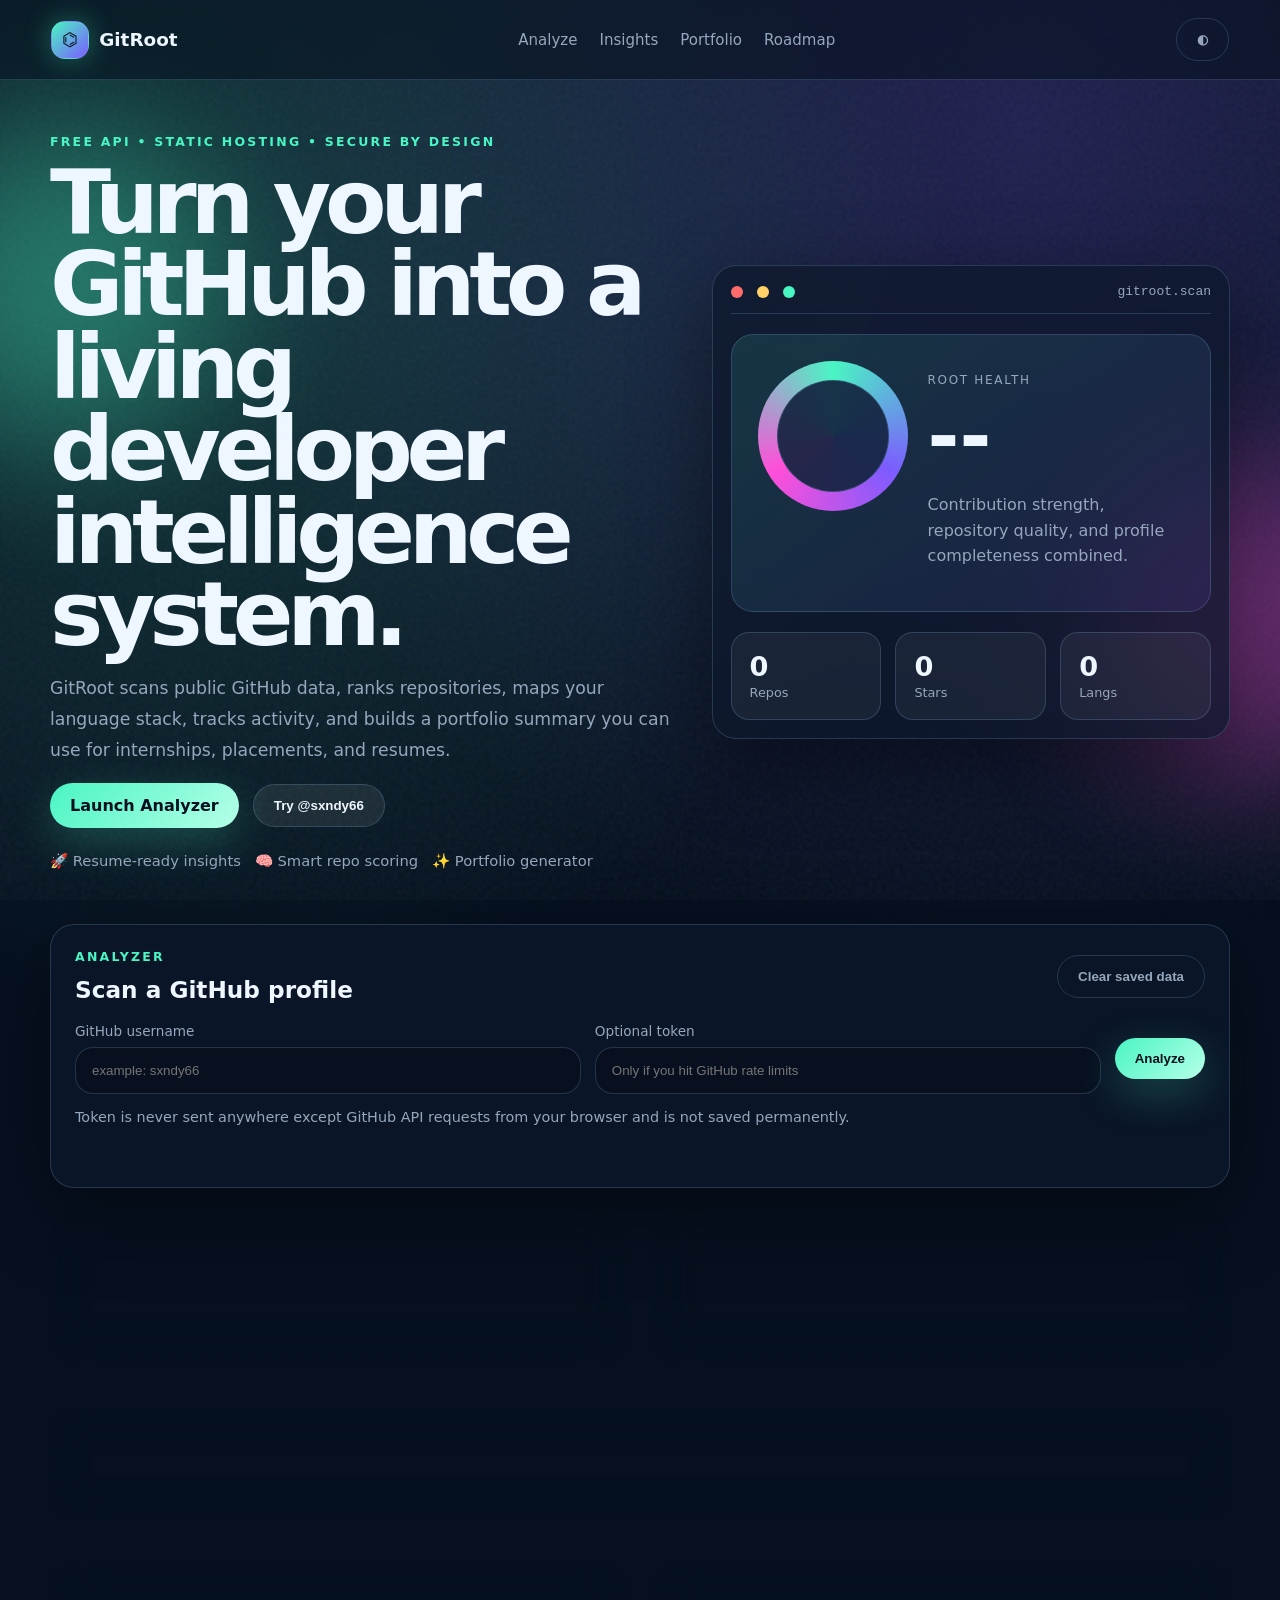
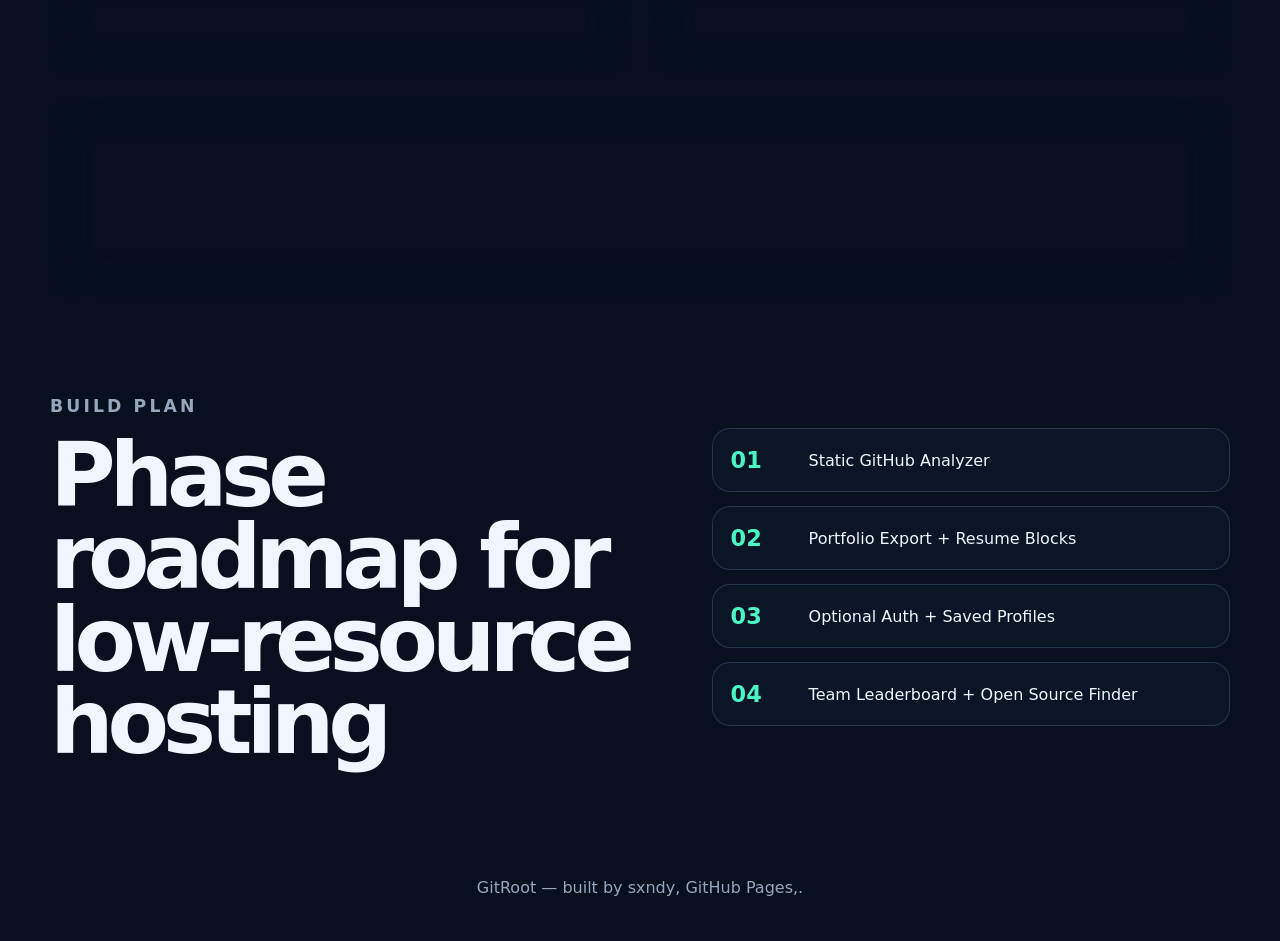
<file: index.html>
<!DOCTYPE html>
<html lang="en">
<head>
  <meta charset="UTF-8" />
  <meta name="viewport" content="width=device-width, initial-scale=1.0" />
  <meta name="description" content="GitRoot is a futuristic GitHub intelligence dashboard for developers, students, and open-source builders." />
  <meta name="theme-color" content="#07111f" />
  <meta property="og:title" content="GitRoot — GitHub Contribution Intelligence" />
  <meta property="og:description" content="Analyze GitHub profiles, repositories, languages, activity, and generate a developer portfolio using free GitHub APIs." />
  <meta property="og:type" content="website" />
  <title>GitRoot — Developer Intelligence Dashboard</title>
  <link rel="stylesheet" href="styles.css" />
</head>
<body>
  <div class="noise" aria-hidden="true"></div>
  <div class="orb orb-a" aria-hidden="true"></div>
  <div class="orb orb-b" aria-hidden="true"></div>

  <header class="nav">
    <a class="logo" href="#top" aria-label="GitRoot home">
      <span class="logo-mark">⌬</span><span>GitRoot</span>
    </a>
    <nav class="nav-links" aria-label="Main navigation">
      <a href="#analyzer">Analyze</a>
      <a href="#insights">Insights</a>
      <a href="#portfolio">Portfolio</a>
      <a href="#roadmap">Roadmap</a>
    </nav>
    <button id="themeBtn" class="ghost-btn" type="button" aria-label="Toggle theme">◐</button>
  </header>

  <main id="top">
    <section class="hero section-grid">
      <div class="hero-copy reveal">
        <p class="eyebrow">Free API • Static hosting • Secure by design</p>
        <h1>Turn your GitHub into a living developer intelligence system.</h1>
        <p class="hero-text">GitRoot scans public GitHub data, ranks repositories, maps your language stack, tracks activity, and builds a portfolio summary you can use for internships, placements, and resumes.</p>
        <div class="hero-actions">
          <a class="primary-btn" href="#analyzer">Launch Analyzer</a>
          <button class="secondary-btn" id="demoBtn" type="button">Try @sxndy66</button>
        </div>
        <div class="trust-row" aria-label="Project benefits">
          <span>🚀 Resume-ready insights</span><span>🧠 Smart repo scoring</span><span>✨ Portfolio generator</span>
        </div>
      </div>
      <div class="hero-panel reveal delay-1" aria-label="GitRoot preview">
        <div class="terminal-top"><span></span><span></span><span></span><p>gitroot.scan</p></div>
        <div class="holo-card tilt-card">
          <div class="scan-ring"><span></span></div>
          <div>
            <p class="mini-label">Root Health</p>
            <strong id="heroScore">--</strong>
            <p class="mini-copy">Contribution strength, repository quality, and profile completeness combined.</p>
          </div>
        </div>
        <div class="floating-metrics">
          <div><b id="heroRepos">0</b><span>Repos</span></div>
          <div><b id="heroStars">0</b><span>Stars</span></div>
          <div><b id="heroLangs">0</b><span>Langs</span></div>
        </div>
      </div>
    </section>

    <section id="analyzer" class="panel reveal">
      <div class="panel-head">
        <div>
          <p class="eyebrow">Analyzer</p>
          <h2>Scan a GitHub profile</h2>
        </div>
        <button id="clearBtn" class="ghost-btn" type="button">Clear saved data</button>
      </div>
      <form id="scanForm" class="scan-form">
        <label class="input-shell">
          <span>GitHub username</span>
          <input id="username" type="text" placeholder="example: sxndy66" autocomplete="off" required />
        </label>
        <label class="input-shell token-shell">
          <span>Optional token</span>
          <input id="token" type="password" placeholder="Only if you hit GitHub rate limits" autocomplete="off" />
        </label>
        <button class="primary-btn scan-btn" type="submit">Analyze</button>
      </form>
      <p class="secure-note">Token is never sent anywhere except GitHub API requests from your browser and is not saved permanently.</p>
      <div id="status" class="status" role="status" aria-live="polite"></div>
    </section>

    <section id="insights" class="dashboard">
      <article class="profile-card panel reveal">
        <div id="profileEmpty" class="empty-state">Search a username to generate profile intelligence.</div>
        <div id="profileView" hidden>
          <div class="profile-top">
            <img id="avatar" alt="GitHub avatar" />
            <div>
              <h2 id="displayName">Developer</h2>
              <a id="profileLink" href="#" target="_blank" rel="noopener">@username</a>
              <p id="bio">No bio found.</p>
            </div>
          </div>
          <div class="kpi-grid">
            <div><b id="score">0</b><span>Root Score</span></div>
            <div><b id="repoCount">0</b><span>Repos</span></div>
            <div><b id="followerCount">0</b><span>Followers</span></div>
            <div><b id="publicGists">0</b><span>Gists</span></div>
          </div>
        </div>
      </article>

      <article class="panel reveal delay-1">
        <div class="panel-head compact"><h2>Language Matrix</h2><span id="langMeta">--</span></div>
        <div id="languageBars" class="bar-list"></div>
      </article>

      <article class="panel reveal delay-2 wide">
        <div class="panel-head compact"><h2>Top Repositories</h2><button id="copyPortfolioBtn" class="ghost-btn" type="button">Copy portfolio text</button></div>
        <div id="repoGrid" class="repo-grid"></div>
      </article>

      <article class="panel reveal delay-1">
        <div class="panel-head compact"><h2>Activity Pulse</h2><span id="eventMeta">--</span></div>
        <div id="eventList" class="event-list"></div>
      </article>

      <article class="panel reveal delay-2">
        <div class="panel-head compact"><h2>Smart Recommendations</h2><span>AI-style rules</span></div>
        <ul id="recommendations" class="recommendations"></ul>
      </article>
    </section>

    <section id="portfolio" class="panel portfolio-panel reveal">
      <div class="panel-head">
        <div><p class="eyebrow">Resume impact</p><h2>Generated developer portfolio</h2></div>
        <button id="downloadBtn" class="secondary-btn" type="button">Download JSON</button>
      </div>
      <pre id="portfolioText">Analyze your GitHub username to generate a portfolio summary.</pre>
    </section>

    <section id="roadmap" class="roadmap section-grid">
      <div class="reveal">
        <p class="eyebrow">Build plan</p>
        <h2>Phase roadmap for low-resource hosting</h2>
      </div>
      <div class="timeline reveal delay-1">
        <div><b>01</b><span>Static GitHub Analyzer</span></div>
        <div><b>02</b><span>Portfolio Export + Resume Blocks</span></div>
        <div><b>03</b><span>Optional Auth + Saved Profiles</span></div>
        <div><b>04</b><span>Team Leaderboard + Open Source Finder</span></div>
      </div>
    </section>
  </main>

  <footer class="footer">
    <p>GitRoot — built by sxndy, GitHub Pages,.</p>
  </footer>

  <script src="script.js"></script>
</body>
</html>
</file>
<file: styles.css>
:root{
  --bg:#06101f;--surface:rgba(13,24,44,.72);--surface-2:rgba(19,35,62,.92);--text:#eef6ff;--muted:#96a7bd;--line:rgba(154,208,255,.18);--accent:#49f5c3;--accent-2:#7c5cff;--hot:#ff4fd8;--warn:#ffd166;--danger:#ff6b6b;--shadow:0 24px 80px rgba(0,0,0,.38);--radius:24px
}
[data-theme="light"]{--bg:#f4f8ff;--surface:rgba(255,255,255,.78);--surface-2:#fff;--text:#0a1324;--muted:#607086;--line:rgba(20,40,75,.13);--shadow:0 24px 70px rgba(30,80,130,.18)}
*{box-sizing:border-box}html{scroll-behavior:smooth}body{margin:0;font-family:Inter,ui-sans-serif,system-ui,-apple-system,Segoe UI,Roboto,Arial,sans-serif;background:radial-gradient(circle at 15% 10%,rgba(73,245,195,.18),transparent 30%),radial-gradient(circle at 80% 5%,rgba(124,92,255,.22),transparent 32%),var(--bg);color:var(--text);min-height:100vh;overflow-x:hidden}.noise{position:fixed;inset:0;pointer-events:none;opacity:.15;background-image:url("data:image/svg+xml,%3Csvg viewBox='0 0 256 256' xmlns='http://www.w3.org/2000/svg'%3E%3Cfilter id='n'%3E%3CfeTurbulence type='fractalNoise' baseFrequency='.8' numOctaves='3'/%3E%3C/filter%3E%3Crect width='100%25' height='100%25' filter='url(%23n)' opacity='.35'/%3E%3C/svg%3E")}.orb{position:fixed;width:320px;height:320px;border-radius:50%;filter:blur(70px);opacity:.34;pointer-events:none;animation:float 8s ease-in-out infinite}.orb-a{background:var(--accent);left:-100px;top:130px}.orb-b{background:var(--hot);right:-130px;bottom:120px;animation-delay:-3s}@keyframes float{50%{transform:translate3d(0,-30px,0) scale(1.05)}}a{color:inherit}.nav{position:sticky;top:0;z-index:10;display:flex;align-items:center;justify-content:space-between;gap:20px;padding:18px clamp(16px,4vw,54px);backdrop-filter:blur(22px);border-bottom:1px solid var(--line);background:rgba(6,16,31,.56)}[data-theme="light"] .nav{background:rgba(244,248,255,.72)}.logo{display:flex;align-items:center;gap:10px;text-decoration:none;font-weight:900;font-size:1.15rem}.logo-mark{display:grid;place-items:center;width:38px;height:38px;border:1px solid var(--line);border-radius:14px;background:linear-gradient(135deg,var(--accent),var(--accent-2));color:#03101b;box-shadow:0 0 28px rgba(73,245,195,.35)}.nav-links{display:flex;gap:22px;color:var(--muted);font-size:.94rem}.nav-links a{text-decoration:none}.nav-links a:hover{color:var(--accent)}main{width:min(1180px,calc(100% - 32px));margin:auto}.section-grid{display:grid;grid-template-columns:1.1fr .9fr;gap:28px;align-items:center}.hero{min-height:calc(100vh - 76px);padding:54px 0}.eyebrow{margin:0 0 12px;color:var(--accent);font-size:.78rem;letter-spacing:.18em;text-transform:uppercase;font-weight:800}.hero h1,.roadmap h2{font-size:clamp(2.4rem,7vw,5.8rem);line-height:.92;letter-spacing:-.07em;margin:0}.hero-text,.roadmap p{color:var(--muted);font-size:1.08rem;max-width:660px;line-height:1.8}.hero-actions,.trust-row,.panel-head,.scan-form,.profile-top,.terminal-top,.floating-metrics{display:flex;align-items:center;gap:14px}.primary-btn,.secondary-btn,.ghost-btn{border:0;border-radius:999px;padding:13px 20px;font-weight:850;cursor:pointer;text-decoration:none;transition:.2s transform,.2s border,.2s background}.primary-btn{background:linear-gradient(135deg,var(--accent),#b6ffe8);color:#06101f;box-shadow:0 14px 44px rgba(73,245,195,.23)}.secondary-btn{background:rgba(255,255,255,.08);color:var(--text);border:1px solid var(--line)}.ghost-btn{background:transparent;color:var(--muted);border:1px solid var(--line)}button:hover,.primary-btn:hover,.secondary-btn:hover{transform:translateY(-2px)}.trust-row{flex-wrap:wrap;color:var(--muted);font-size:.92rem;margin-top:24px}.hero-panel,.panel{border:1px solid var(--line);background:var(--surface);box-shadow:var(--shadow);border-radius:var(--radius);backdrop-filter:blur(24px)}.hero-panel{padding:18px;perspective:1000px}.terminal-top{justify-content:flex-start;border-bottom:1px solid var(--line);padding-bottom:14px;color:var(--muted)}.terminal-top span{width:12px;height:12px;border-radius:50%;background:var(--danger)}.terminal-top span:nth-child(2){background:var(--warn)}.terminal-top span:nth-child(3){background:var(--accent)}.terminal-top p{margin:0 0 0 auto;font-family:monospace}.holo-card{margin:20px 0;padding:26px;border:1px solid var(--line);border-radius:22px;background:linear-gradient(145deg,rgba(73,245,195,.12),rgba(124,92,255,.1));display:grid;grid-template-columns:150px 1fr;gap:20px;transform-style:preserve-3d}.scan-ring{height:150px;border-radius:50%;display:grid;place-items:center;background:conic-gradient(var(--accent),var(--accent-2),var(--hot),var(--accent));animation:spin 5s linear infinite}.scan-ring span{width:112px;height:112px;border-radius:50%;background:var(--surface-2);border:1px solid var(--line)}@keyframes spin{to{transform:rotate(360deg)}}.mini-label{color:var(--muted);text-transform:uppercase;letter-spacing:.14em;font-size:.75rem}.holo-card strong{font-size:4.8rem;line-height:1}.mini-copy{color:var(--muted);line-height:1.6}.floating-metrics{display:grid;grid-template-columns:repeat(3,1fr)}.floating-metrics div,.kpi-grid div{padding:18px;border:1px solid var(--line);border-radius:18px;background:rgba(255,255,255,.05)}.floating-metrics b,.kpi-grid b{display:block;font-size:1.7rem}.floating-metrics span,.kpi-grid span{color:var(--muted);font-size:.8rem}.panel{padding:24px;margin-bottom:24px}.panel-head{justify-content:space-between;margin-bottom:20px}.panel-head h2{margin:0;font-size:1.45rem}.compact{margin-bottom:16px}.scan-form{display:grid;grid-template-columns:1fr 1fr auto}.input-shell{display:grid;gap:8px}.input-shell span{color:var(--muted);font-size:.85rem}input{width:100%;border:1px solid var(--line);background:rgba(0,0,0,.18);color:var(--text);padding:15px 16px;border-radius:18px;outline:none}input:focus{border-color:var(--accent);box-shadow:0 0 0 4px rgba(73,245,195,.12)}.secure-note,.status{color:var(--muted);font-size:.9rem}.status{min-height:24px}.dashboard{display:grid;grid-template-columns:1fr 1fr;gap:24px}.wide{grid-column:1/-1}.empty-state{color:var(--muted);padding:40px;text-align:center}.profile-top{align-items:flex-start}.profile-top img{width:92px;height:92px;border-radius:26px;border:1px solid var(--line)}.profile-top h2{margin:0}.profile-top p{color:var(--muted);line-height:1.6}.kpi-grid{display:grid;grid-template-columns:repeat(4,1fr);gap:12px;margin-top:18px}.bar-list,.event-list,.recommendations{display:grid;gap:12px}.bar-item{display:grid;gap:8px}.bar-meta{display:flex;justify-content:space-between;color:var(--muted);font-size:.9rem}.bar-track{height:12px;background:rgba(255,255,255,.08);border-radius:999px;overflow:hidden}.bar-fill{height:100%;border-radius:inherit;background:linear-gradient(90deg,var(--accent),var(--accent-2));width:0;transition:width .8s ease}.repo-grid{display:grid;grid-template-columns:repeat(3,1fr);gap:14px}.repo-card{padding:18px;border:1px solid var(--line);border-radius:18px;background:rgba(255,255,255,.045);min-height:170px}.repo-card a{font-weight:900;text-decoration:none;color:var(--accent)}.repo-card p{color:var(--muted);line-height:1.55}.repo-meta{display:flex;gap:12px;flex-wrap:wrap;color:var(--muted);font-size:.86rem}.event-item{padding:14px;border-left:3px solid var(--accent);background:rgba(255,255,255,.045);border-radius:14px;color:var(--muted)}.recommendations{padding-left:20px;color:var(--muted);line-height:1.65}.portfolio-panel pre{white-space:pre-wrap;line-height:1.75;color:var(--muted);background:rgba(0,0,0,.18);border:1px solid var(--line);border-radius:18px;padding:18px;overflow:auto}.roadmap{padding:70px 0}.timeline{display:grid;gap:14px}.timeline div{display:grid;grid-template-columns:64px 1fr;gap:14px;align-items:center;padding:18px;border:1px solid var(--line);border-radius:18px;background:var(--surface)}.timeline b{color:var(--accent);font-size:1.4rem}.footer{text-align:center;color:var(--muted);padding:28px}.reveal{opacity:0;transform:translateY(22px);animation:reveal .8s ease forwards}.delay-1{animation-delay:.15s}.delay-2{animation-delay:.3s}@keyframes reveal{to{opacity:1;transform:none}}@media(max-width:900px){.section-grid,.dashboard,.scan-form{grid-template-columns:1fr}.repo-grid{grid-template-columns:1fr}.nav-links{display:none}.hero{min-height:auto;padding:42px 0}.holo-card{grid-template-columns:1fr;text-align:center}.scan-ring{margin:auto}.kpi-grid{grid-template-columns:repeat(2,1fr)}.token-shell{display:none}}@media(max-width:520px){main{width:min(100% - 20px,1180px)}.panel,.hero-panel{padding:16px}.hero h1{font-size:2.7rem}.floating-metrics{grid-template-columns:1fr}.profile-top{display:grid}.kpi-grid{grid-template-columns:1fr}.panel-head{align-items:flex-start;flex-direction:column}.hero-actions{flex-direction:column;align-items:stretch}.primary-btn,.secondary-btn,.ghost-btn{text-align:center}}
</file>
